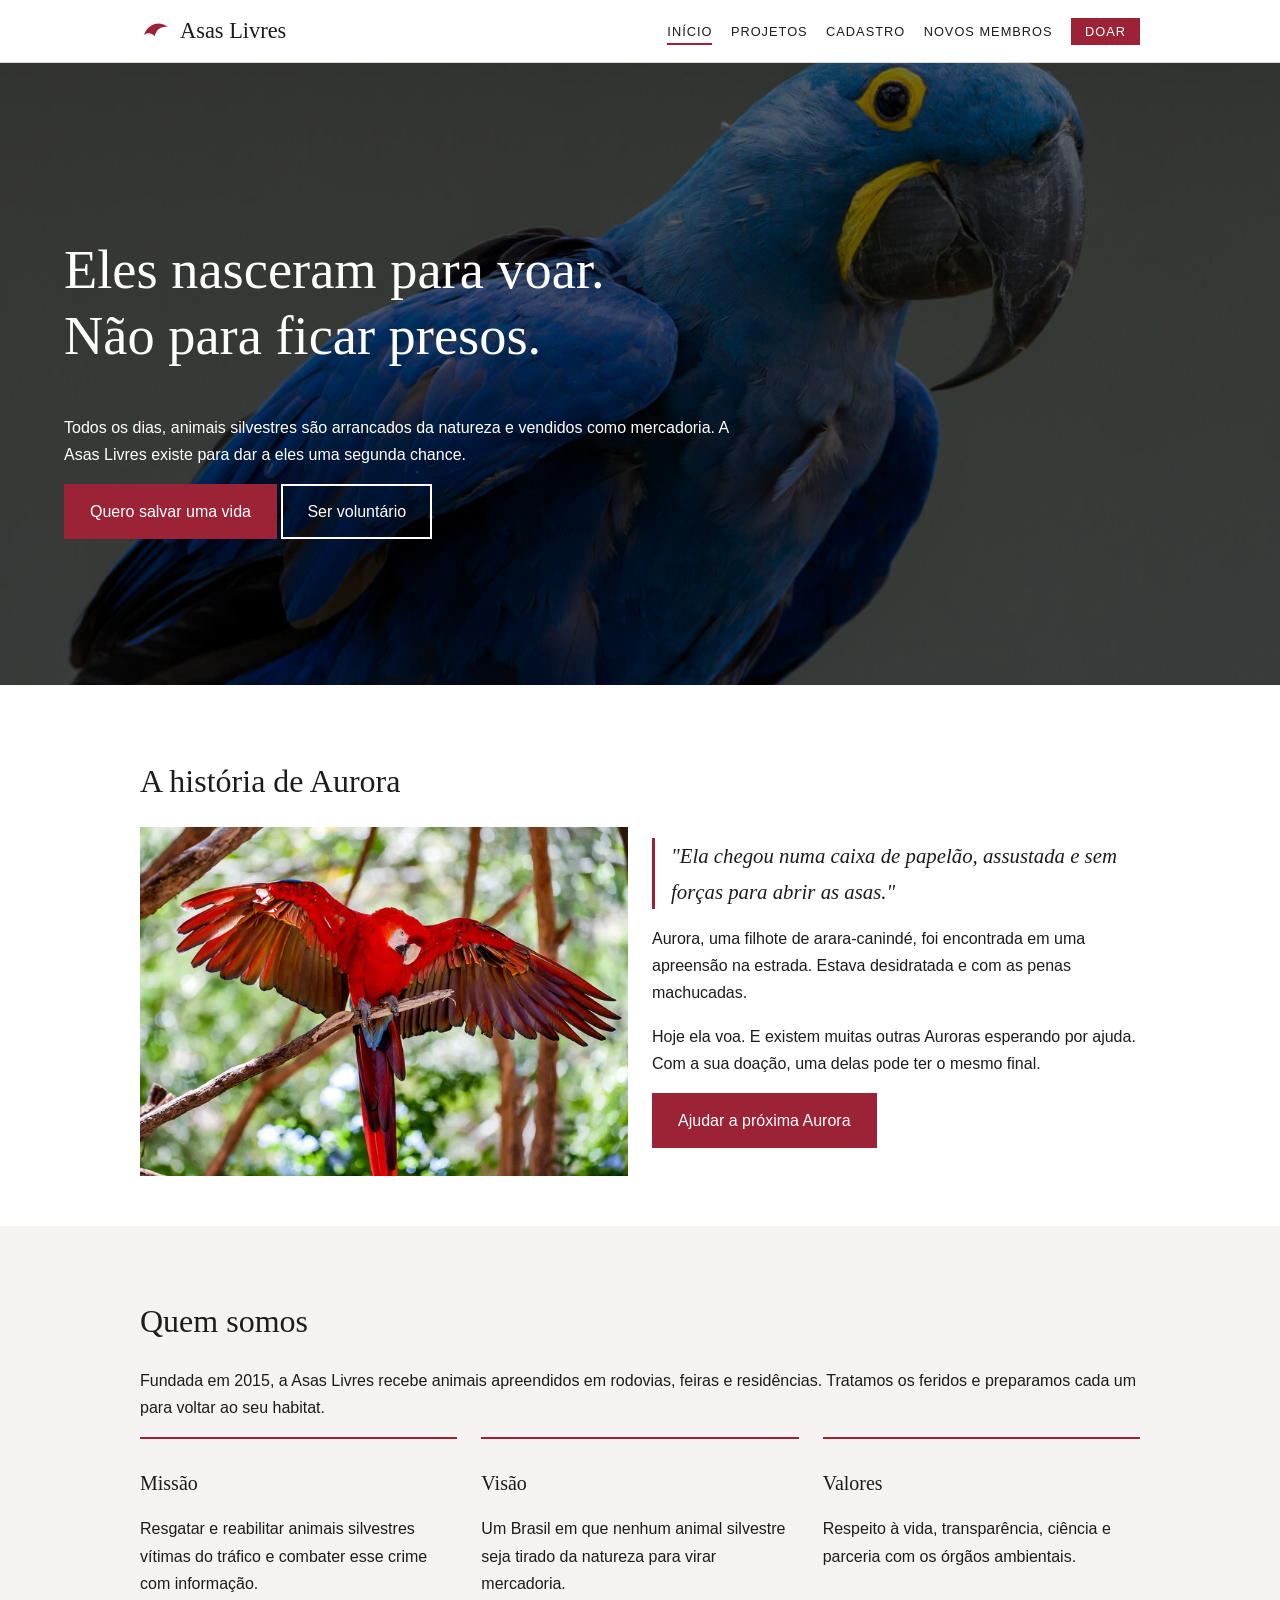
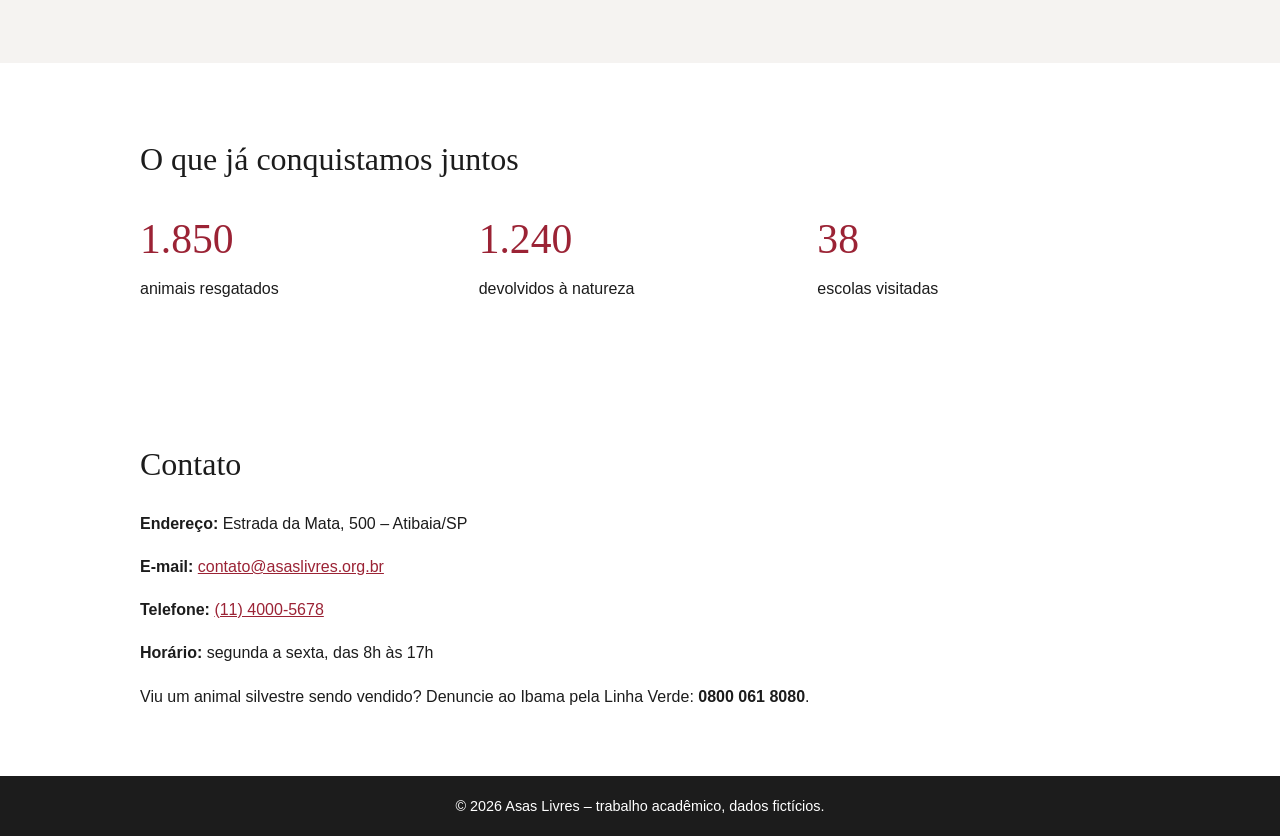
<file: index.html>
<!DOCTYPE html>
<html lang="pt-BR">
<head>
  <meta charset="utf-8">
  <meta name="viewport" content="width=device-width, initial-scale=1">
  <title>Asas Livres – Eles nasceram para voar</title>
  <meta name="description" content="A Asas Livres resgata animais silvestres vítimas do tráfico, cuida deles e os devolve à natureza. Ajude com uma doação.">
  <meta property="og:title" content="Asas Livres – Eles nasceram para voar">
  <meta property="og:image" content="images/hero.jpg">
  <link rel="icon" href="images/logo.svg" type="image/svg+xml">
  <link rel="stylesheet" href="css/estilo.css">
  <script src="js/script.js" defer></script>
</head>
<body>
  <header class="topo">
    <div class="conteudo">
      <a class="logo" href="index.html"><img src="images/logo.svg" alt="" width="32" height="32"> Asas Livres</a>
      <nav aria-label="Menu principal">
        <a href="index.html" aria-current="page">Início</a>
        <a href="projetos.html">Projetos</a>
        <a href="cadastro.html">Cadastro</a>
        <a href="membros.html">Novos membros</a>
        <a class="destaque" href="projetos.html#doar">Doar</a>
      </nav>
    </div>
  </header>

  <main>
    <section class="hero">
      <picture>
        <img src="images/hero.jpg" width="1400" height="700" alt="Arara-vermelha com as asas abertas voando sobre a floresta">
      </picture>
      <div class="conteudo">
        <h1>Eles nasceram para voar.<br>Não para ficar presos.</h1>
        <p>Todos os dias, animais silvestres são arrancados da natureza e vendidos como mercadoria. A Asas Livres existe para dar a eles uma segunda chance.</p>
        <p>
          <a class="botao" href="projetos.html#doar">Quero salvar uma vida</a>
          <a class="botao contorno" href="cadastro.html">Ser voluntário</a>
        </p>
      </div>
    </section>

    <section class="conteudo secao" id="historia">
      <h2>A história de Aurora</h2>
      <div class="duas">
        <picture>
          <img src="images/historia.jpg" width="700" height="500" loading="lazy" alt="Arara-canindé filhote sendo cuidada por uma veterinária">
        </picture>
        <div>
          <blockquote>"Ela chegou numa caixa de papelão, assustada e sem forças para abrir as asas."</blockquote>
          <p>Aurora, uma filhote de arara-canindé, foi encontrada em uma apreensão na estrada. Estava desidratada e com as penas machucadas.</p>
          <p>Hoje ela voa. E existem muitas outras Auroras esperando por ajuda. Com a sua doação, uma delas pode ter o mesmo final.</p>
          <p><a class="botao" href="projetos.html#doar">Ajudar a próxima Aurora</a></p>
        </div>
      </div>
    </section>

    <section class="suave">
      <div class="conteudo secao">
        <h2>Quem somos</h2>
        <p>Fundada em 2015, a Asas Livres recebe animais apreendidos em rodovias, feiras e residências. Tratamos os feridos e preparamos cada um para voltar ao seu habitat.</p>
        <div class="colunas">
          <article>
            <h3>Missão</h3>
            <p>Resgatar e reabilitar animais silvestres vítimas do tráfico e combater esse crime com informação.</p>
          </article>
          <article>
            <h3>Visão</h3>
            <p>Um Brasil em que nenhum animal silvestre seja tirado da natureza para virar mercadoria.</p>
          </article>
          <article>
            <h3>Valores</h3>
            <p>Respeito à vida, transparência, ciência e parceria com os órgãos ambientais.</p>
          </article>
        </div>
      </div>
    </section>

    <section class="conteudo secao">
      <h2>O que já conquistamos juntos</h2>
      <ul class="numeros">
        <li><strong>1.850</strong> animais resgatados</li>
        <li><strong>1.240</strong> devolvidos à natureza</li>
        <li><strong>38</strong> escolas visitadas</li>
      </ul>
    </section>

    <section class="conteudo secao" id="contato">
      <h2>Contato</h2>
      <address>
        <p><strong>Endereço:</strong> Estrada da Mata, 500 – Atibaia/SP</p>
        <p><strong>E-mail:</strong> <a href="mailto:contato@asaslivres.org.br">contato@asaslivres.org.br</a></p>
        <p><strong>Telefone:</strong> <a href="tel:+551140005678">(11) 4000-5678</a></p>
        <p><strong>Horário:</strong> segunda a sexta, das 8h às 17h</p>
      </address>
      <p>Viu um animal silvestre sendo vendido? Denuncie ao Ibama pela Linha Verde: <strong>0800 061 8080</strong>.</p>
    </section>
  </main>

  <footer class="rodape">
    <p>© 2026 Asas Livres – trabalho acadêmico, dados fictícios.</p>
  </footer>
  
</body>
</html>
</file>
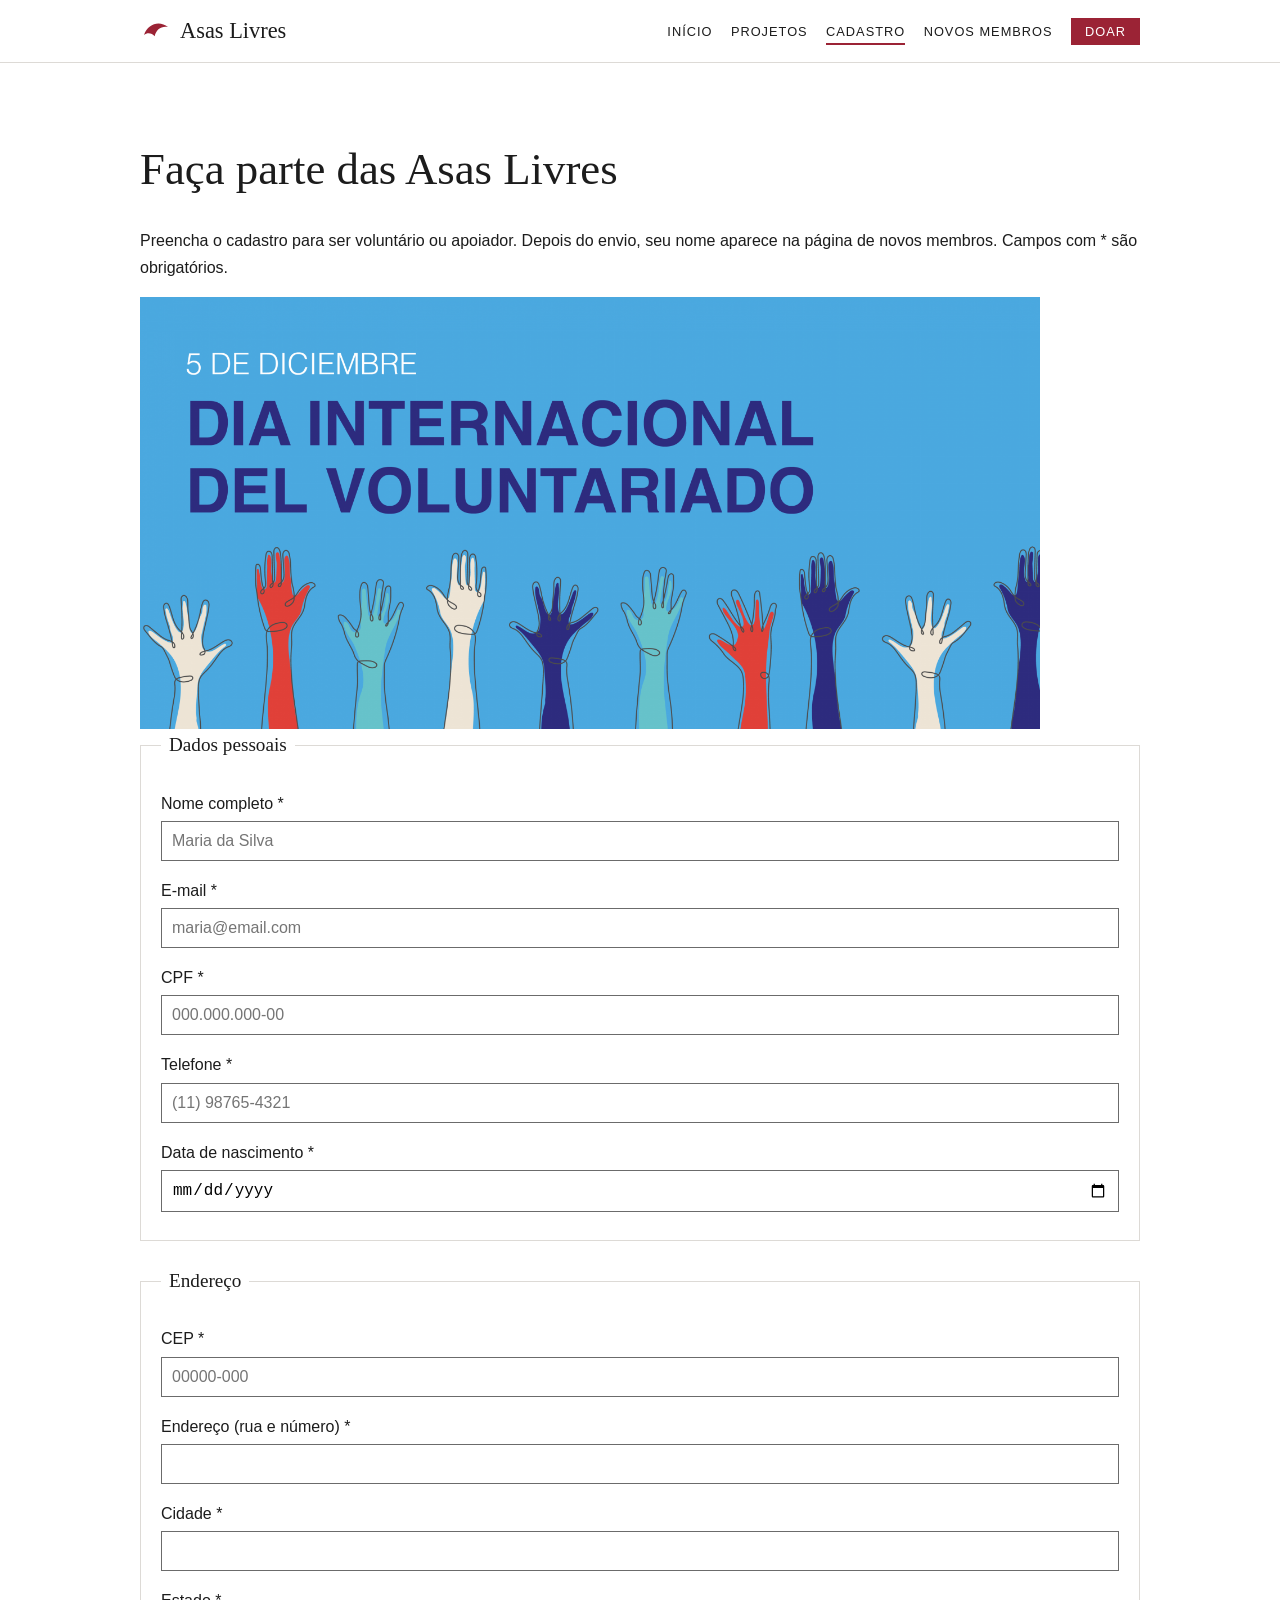
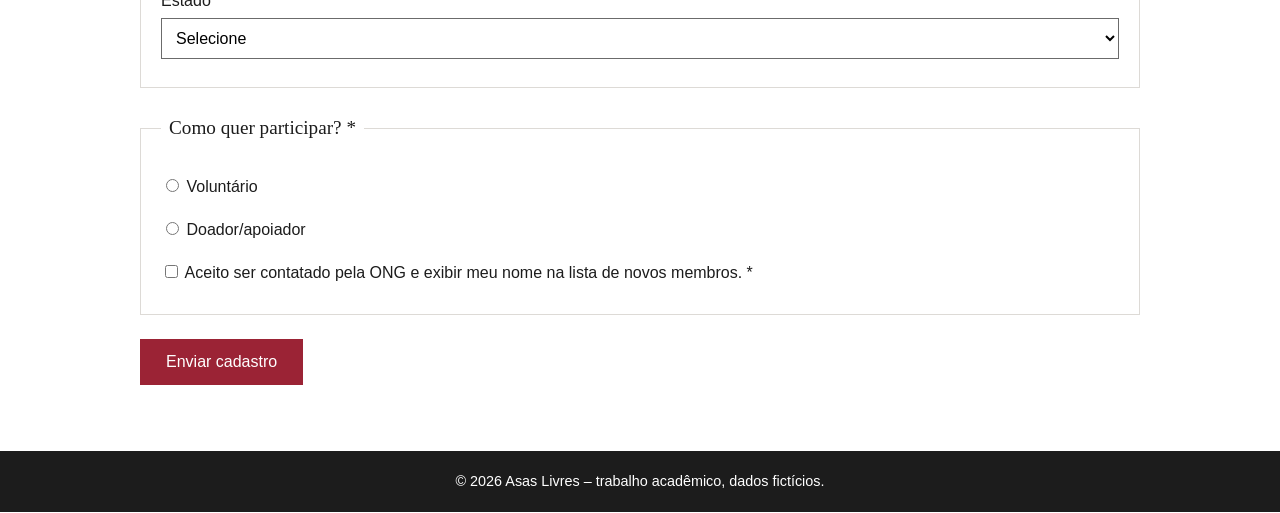
<file: cadastro.html>
<!DOCTYPE html>
<html lang="pt-BR">
<head>
  <meta charset="utf-8">
  <meta name="viewport" content="width=device-width, initial-scale=1">
  <title>Cadastro – Asas Livres</title>
  <meta name="description" content="Cadastre-se como voluntário ou apoiador da Asas Livres e faça parte da luta contra o tráfico de animais.">
  <link rel="icon" href="images/logo.svg" type="image/svg+xml">
  <link rel="stylesheet" href="css/estilo.css">
  <script src="js/script.js" defer></script>
</head>
<body>
  <header class="topo">
    <div class="conteudo">
      <a class="logo" href="index.html"><img src="images/logo.svg" alt="" width="32" height="32"> Asas Livres</a>
      <nav aria-label="Menu principal">
        <a href="index.html">Início</a>
        <a href="projetos.html">Projetos</a>
        <a href="cadastro.html" aria-current="page">Cadastro</a>
        <a href="membros.html">Novos membros</a>
        <a class="destaque" href="projetos.html#doar">Doar</a>
      </nav>
    </div>
  </header>

  <main class="conteudo secao">
    <h1>Faça parte das Asas Livres</h1>
    <p>Preencha o cadastro para ser voluntário ou apoiador. Depois do envio, seu nome aparece na página de novos membros. Campos com * são obrigatórios.</p>
    <picture>
      <img src="images/membros.jpg" width="900" height="400" alt="Voluntários de mãos dadas em frente a um viveiro">
    </picture>

    <form id="formulario" action="#" method="post">
      <fieldset>
        <legend>Dados pessoais</legend>
        <p><label for="nome">Nome completo *</label>
          <input type="text" id="nome" name="nome" required minlength="5" maxlength="100" autocomplete="name" placeholder="Maria da Silva"></p>
        <p><label for="email">E-mail *</label>
          <input type="email" id="email" name="email" required autocomplete="email" placeholder="maria@email.com"></p>
        <p><label for="cpf">CPF *</label>
          <input type="text" id="cpf" name="cpf" required maxlength="14" inputmode="numeric" pattern="\d{3}\.\d{3}\.\d{3}-\d{2}" title="Use o formato 000.000.000-00" placeholder="000.000.000-00" data-mascara="cpf"></p>
        <p><label for="telefone">Telefone *</label>
          <input type="tel" id="telefone" name="telefone" required maxlength="15" inputmode="numeric" pattern="\(\d{2}\) \d{4,5}-\d{4}" title="Use o formato (11) 98765-4321" placeholder="(11) 98765-4321" data-mascara="telefone"></p>
        <p><label for="nascimento">Data de nascimento *</label>
          <input type="date" id="nascimento" name="nascimento" required min="1900-01-01"></p>
      </fieldset>

      <fieldset>
        <legend>Endereço</legend>
        <p><label for="cep">CEP *</label>
          <input type="text" id="cep" name="cep" required maxlength="9" inputmode="numeric" pattern="\d{5}-\d{3}" title="Use o formato 00000-000" placeholder="00000-000" data-mascara="cep"></p>
        <p><label for="endereco">Endereço (rua e número) *</label>
          <input type="text" id="endereco" name="endereco" required maxlength="120" autocomplete="street-address"></p>
        <p><label for="cidade">Cidade *</label>
          <input type="text" id="cidade" name="cidade" required maxlength="60"></p>
        <p><label for="estado">Estado *</label>
          <select id="estado" name="estado" required>
            <option value="">Selecione</option>
            <option>AC</option><option>AL</option><option>AP</option><option>AM</option><option>BA</option><option>CE</option><option>DF</option><option>ES</option><option>GO</option><option>MA</option><option>MT</option><option>MS</option><option>MG</option><option>PA</option><option>PB</option><option>PR</option><option>PE</option><option>PI</option><option>RJ</option><option>RN</option><option>RS</option><option>RO</option><option>RR</option><option>SC</option><option>SP</option><option>SE</option><option>TO</option>
          </select></p>
      </fieldset>

      <fieldset>
        <legend>Como quer participar? *</legend>
        <p><input type="radio" id="voluntario" name="perfil" value="voluntario" required> <label for="voluntario" class="inline">Voluntário</label></p>
        <p><input type="radio" id="apoiador" name="perfil" value="apoiador"> <label for="apoiador" class="inline">Doador/apoiador</label></p>
        <p><input type="checkbox" id="termos" name="termos" required> <label for="termos" class="inline">Aceito ser contatado pela ONG e exibir meu nome na lista de novos membros. *</label></p>
      </fieldset>

      <p><button type="submit" class="botao">Enviar cadastro</button></p>
    </form>
  </main>

  <footer class="rodape">
    <p>© 2026 Asas Livres – trabalho acadêmico, dados fictícios.</p>
  </footer>
</body>
</html>
</file>
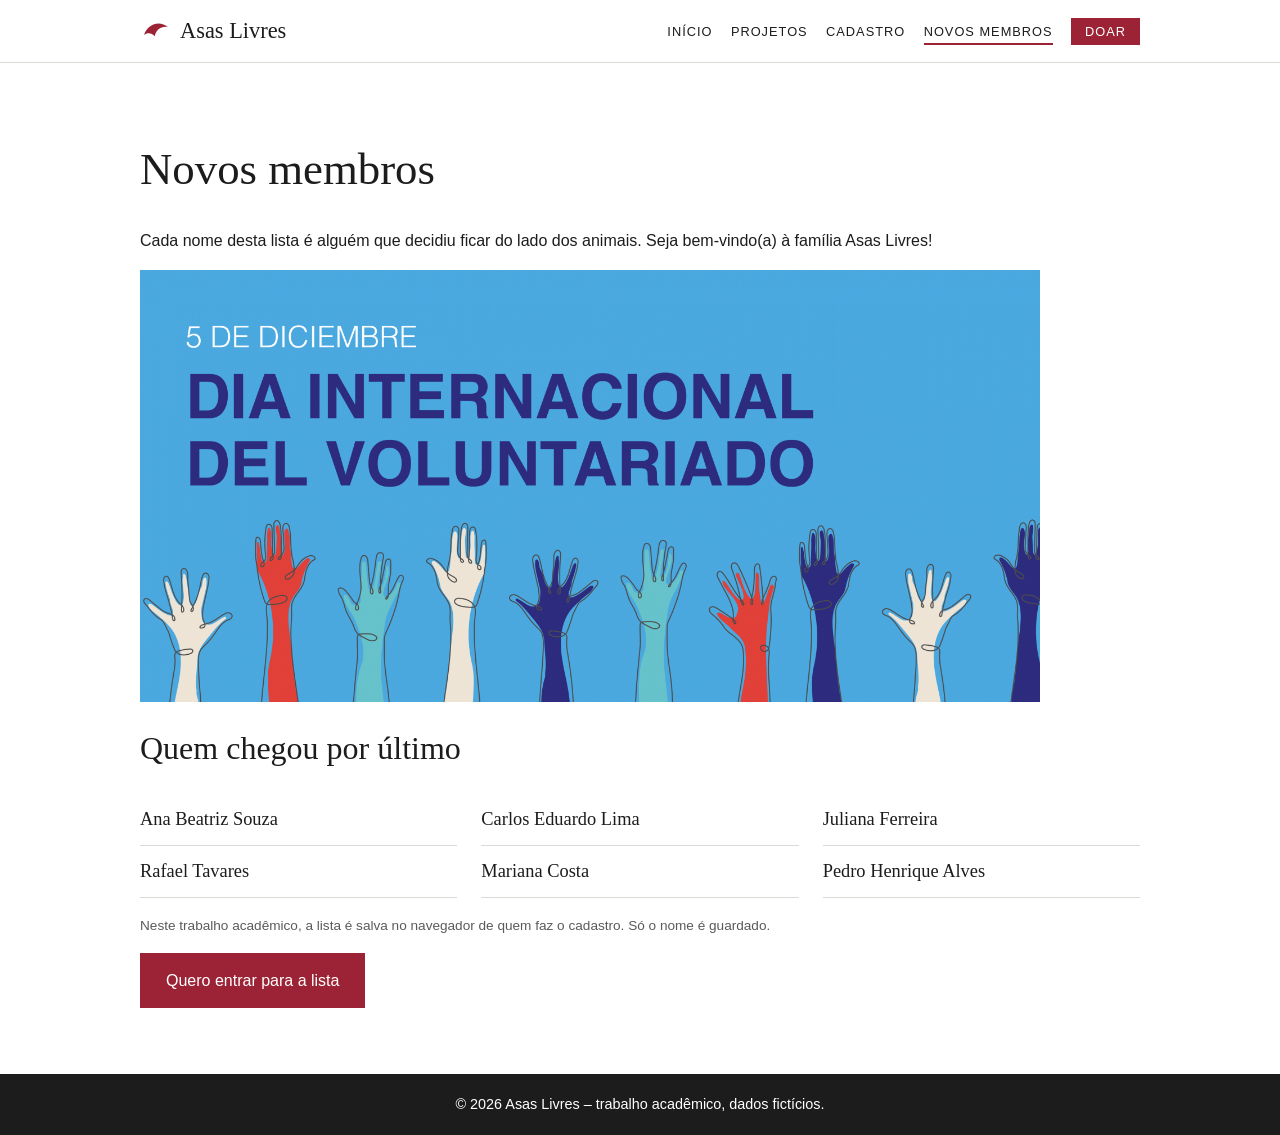
<file: membros.html>
<!DOCTYPE html>
<html lang="pt-BR">
<head>
  <meta charset="utf-8">
  <meta name="viewport" content="width=device-width, initial-scale=1">
  <title>Novos membros – Asas Livres</title>
  <meta name="description" content="Conheça as pessoas que acabaram de se juntar à Asas Livres na luta contra o tráfico de animais silvestres.">
  <link rel="icon" href="images/logo.svg" type="image/svg+xml">
  <link rel="stylesheet" href="css/estilo.css">
  <script src="js/script.js" defer></script>
</head>
<body>
  <header class="topo">
    <div class="conteudo">
      <a class="logo" href="index.html"><img src="images/logo.svg" alt="" width="32" height="32"> Asas Livres</a>
      <nav aria-label="Menu principal">
        <a href="index.html">Início</a>
        <a href="projetos.html">Projetos</a>
        <a href="cadastro.html">Cadastro</a>
        <a href="membros.html" aria-current="page">Novos membros</a>
        <a class="destaque" href="projetos.html#doar">Doar</a>
      </nav>
    </div>
  </header>

  <main class="conteudo secao">
    <h1>Novos membros</h1>
    <p>Cada nome desta lista é alguém que decidiu ficar do lado dos animais. Seja bem-vindo(a) à família Asas Livres!</p>
    <picture>
      <img src="images/membros.jpg" width="900" height="400" loading="lazy" alt="Grupo de voluntários reunido em um mutirão">
    </picture>

    <h2>Quem chegou por último</h2>
    <ul id="lista-membros" class="membros"></ul>
    <p class="aviso">Neste trabalho acadêmico, a lista é salva no navegador de quem faz o cadastro. Só o nome é guardado.</p>

    <p><a class="botao" href="cadastro.html">Quero entrar para a lista</a></p>
  </main>

  <footer class="rodape">
    <p>© 2026 Asas Livres – trabalho acadêmico, dados fictícios.</p>
  </footer>
</body>
</html>
</file>
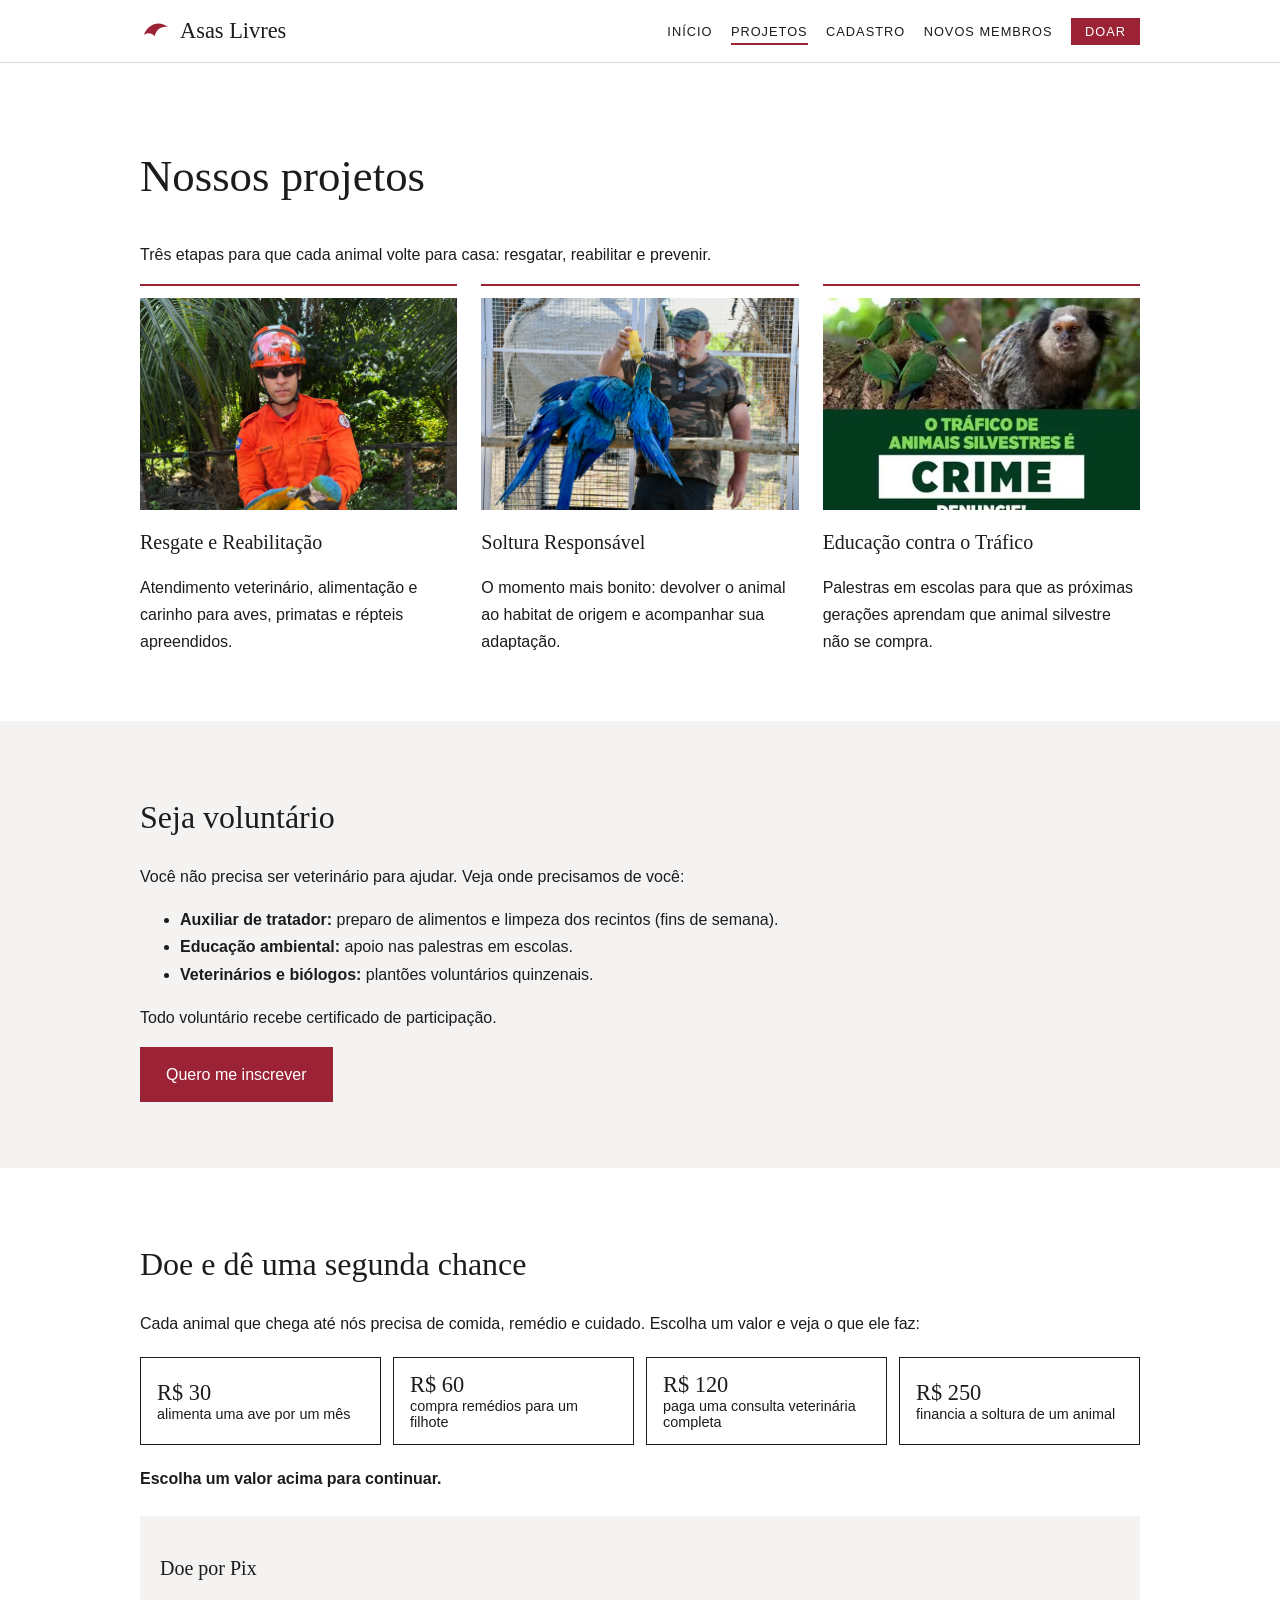
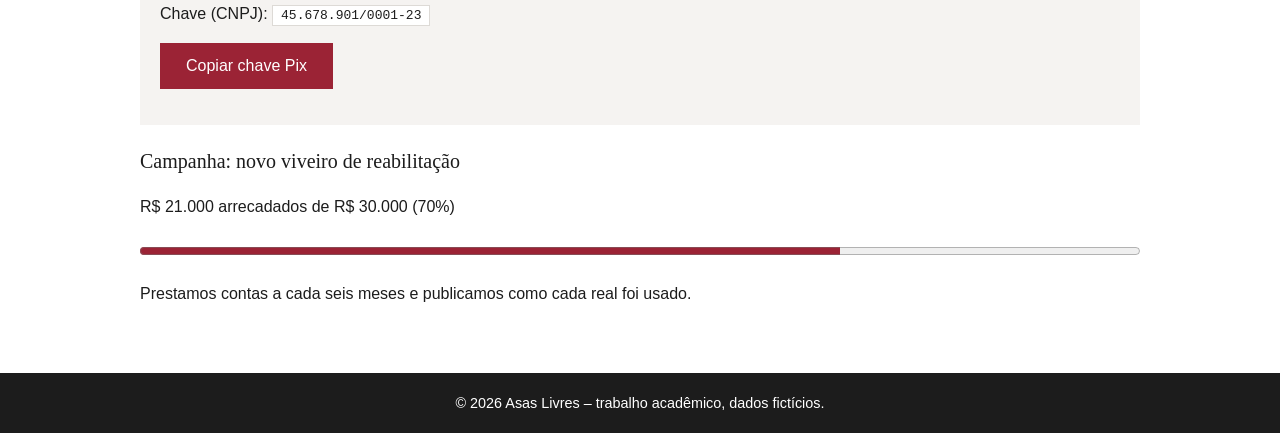
<file: projetos.html>
<!DOCTYPE html>
<html lang="pt-BR">
<head>
  <meta charset="utf-8">
  <meta name="viewport" content="width=device-width, initial-scale=1">
  <title>Projetos, voluntariado e doações – Asas Livres</title>
  <meta name="description" content="Conheça os projetos da Asas Livres, seja voluntário e doe para dar uma segunda chance a animais resgatados do tráfico.">
  <meta property="og:title" content="Doe e salve uma vida – Asas Livres">
  <meta property="og:image" content="images/resgate.jpg">
  <link rel="icon" href="images/logo.svg" type="image/svg+xml">
  <link rel="stylesheet" href="css/estilo.css">
  <script src="js/script.js" defer></script>
</head>
<body>
  <header class="topo">
    <div class="conteudo">
      <a class="logo" href="index.html"><img src="images/logo.svg" alt="" width="32" height="32"> Asas Livres</a>
      <nav aria-label="Menu principal">
        <a href="index.html">Início</a>
        <a href="projetos.html" aria-current="page">Projetos</a>
        <a href="cadastro.html">Cadastro</a>
        <a href="membros.html">Novos membros</a>
        <a class="destaque" href="#doar">Doar</a>
      </nav>
    </div>
  </header>

  <main>
    <section class="conteudo secao">
      <h1>Nossos projetos</h1>
      <p>Três etapas para que cada animal volte para casa: resgatar, reabilitar e prevenir.</p>
      <div class="colunas">
        <article>
          <picture>
            <img src="images/resgate.jpg" width="600" height="400" loading="lazy" alt="">
          </picture>
          <h3>Resgate e Reabilitação</h3>
          <p>Atendimento veterinário, alimentação e carinho para aves, primatas e répteis apreendidos.</p>
        </article>
        <article>
          <picture>
            <img src="images/soltura.jpg" width="600" height="400" loading="lazy" alt="">
          </picture>
          <h3>Soltura Responsável</h3>
          <p>O momento mais bonito: devolver o animal ao habitat de origem e acompanhar sua adaptação.</p>
        </article>
        <article>
          <picture>
            <img src="images/educacao.jpg" width="600" height="400" loading="lazy" alt="">
          </picture>
          <h3>Educação contra o Tráfico</h3>
          <p>Palestras em escolas para que as próximas gerações aprendam que animal silvestre não se compra.</p>
        </article>
      </div>
    </section>

    <section class="suave" id="voluntariado">
      <div class="conteudo secao">
        <h2>Seja voluntário</h2>
        <p>Você não precisa ser veterinário para ajudar. Veja onde precisamos de você:</p>
        <ul>
          <li><strong>Auxiliar de tratador:</strong> preparo de alimentos e limpeza dos recintos (fins de semana).</li>
          <li><strong>Educação ambiental:</strong> apoio nas palestras em escolas.</li>
          <li><strong>Veterinários e biólogos:</strong> plantões voluntários quinzenais.</li>
        </ul>
        <p>Todo voluntário recebe certificado de participação.</p>
        <p><a class="botao" href="cadastro.html">Quero me inscrever</a></p>
      </div>
    </section>

    <section class="conteudo secao" id="doar">
      <h2>Doe e dê uma segunda chance</h2>
      <p>Cada animal que chega até nós precisa de comida, remédio e cuidado. Escolha um valor e veja o que ele faz:</p>

      <div class="valores">
        <button type="button" class="valor" data-valor="30" aria-pressed="false">R$ 30 <span>alimenta uma ave por um mês</span></button>
        <button type="button" class="valor" data-valor="60" aria-pressed="false">R$ 60 <span>compra remédios para um filhote</span></button>
        <button type="button" class="valor" data-valor="120" aria-pressed="false">R$ 120 <span>paga uma consulta veterinária completa</span></button>
        <button type="button" class="valor" data-valor="250" aria-pressed="false">R$ 250 <span>financia a soltura de um animal</span></button>
      </div>
      <p id="texto-doacao" role="status">Escolha um valor acima para continuar.</p>

      <div class="caixa">
        <h3>Doe por Pix</h3>
        <p>Chave (CNPJ): <code id="pix">45.678.901/0001-23</code></p>
        <p><button type="button" id="copiar" class="botao">Copiar chave Pix</button> <span id="aviso" role="status"></span></p>
      </div>

      <h3>Campanha: novo viveiro de reabilitação</h3>
      <p><label for="meta">R$ 21.000 arrecadados de R$ 30.000 (70%)</label></p>
      <progress id="meta" value="70" max="100">70%</progress>
      <p>Prestamos contas a cada seis meses e publicamos como cada real foi usado.</p>
    </section>
  </main>

  <footer class="rodape">
    <p>© 2026 Asas Livres – trabalho acadêmico, dados fictícios.</p>
  </footer>
</body>
</html>
</file>
<file: css/estilo.css>
/* ===== Cores e configurações gerais (mobile-first) ===== */
:root {
  --texto: #1c1c1c;
  --suave: #f5f3f1;
  --destaque: #9b2335;
  --destaque-escuro: #6f1626;
  --linha: #dddad6;
}

* {
  box-sizing: border-box;
}

body {
  margin: 0;
  font-family: Arial, Helvetica, sans-serif;
  line-height: 1.7;
  color: var(--texto);
  background: #ffffff;
  overflow-x: hidden;          /* esconde qualquer rolagem lateral */
  overflow-wrap: break-word;   /* quebra palavras muito longas */
}

/* Itens das grades podem encolher em vez de empurrar a página */
.colunas > *,
.duas > *,
.valores > *,
.membros > * {
  min-width: 0;
}

button {
  max-width: 100%;
}

img {
  max-width: 100%;
  height: auto;
  display: block;
}

a {
  color: var(--destaque);
}

h1, h2, h3 {
  font-family: Georgia, "Times New Roman", serif;
  font-weight: normal;
  line-height: 1.2;
}

h1 { font-size: 2.2rem; }
h2 { font-size: 1.7rem; }
h3 { font-size: 1.25rem; }

/* Foco visível para quem usa o teclado */
a:focus, button:focus, input:focus, select:focus {
  outline: 3px solid var(--destaque);
  outline-offset: 3px;
}

.conteudo {
  width: 90%;
  max-width: 1000px;
  margin: 0 auto;
}

.secao {
  padding: 50px 0;
}

.suave {
  background: var(--suave);
}

.aviso {
  font-size: 0.85rem;
  color: #5a5a5a;
}

/* ===== Cabeçalho ===== */
.topo {
  border-bottom: 1px solid var(--linha);
  padding: 12px 0;
}

.topo .conteudo {
  display: flex;
  flex-wrap: wrap;
  align-items: center;
  justify-content: space-between;
  gap: 8px 20px;
}

.logo {
  display: flex;
  align-items: center;
  gap: 8px;
  font-family: Georgia, serif;
  font-size: 1.4rem;
  color: var(--texto);
  text-decoration: none;
}

nav a {
  color: var(--texto);
  text-decoration: none;
  font-size: 0.8rem;
  letter-spacing: 1px;
  text-transform: uppercase;
  margin-right: 14px;
  padding: 4px 0;
}

nav a:hover,
nav a[aria-current="page"] {
  border-bottom: 2px solid var(--destaque);
}

nav a.destaque {
  background: var(--destaque);
  color: #ffffff;
  padding: 6px 14px;
  margin-right: 0;
  border-bottom: none;
}

/* ===== Banner inicial ===== */
.hero {
  position: relative;
  color: #ffffff;
  padding: 80px 0;
}

.hero img {
  position: absolute;
  top: 0;
  left: 0;
  width: 100%;
  height: 100%;
  object-fit: cover;
}

/* Camada escura para o texto ficar legível */
.hero::after {
  content: "";
  position: absolute;
  top: 0;
  left: 0;
  width: 100%;
  height: 100%;
  background: rgba(0, 0, 0, 0.55);
}

.hero .conteudo {
  position: relative;
  z-index: 1;
  max-width: 700px;
  margin-left: 5%;
}

.hero h1 {
  font-size: 2.4rem;
}

/* ===== Botões ===== */
.botao {
  display: inline-block;
  background: var(--destaque);
  color: #ffffff;
  font-size: 1rem;
  text-decoration: none;
  padding: 12px 24px;
  border: 2px solid var(--destaque);
  cursor: pointer;
}

.botao:hover {
  background: var(--destaque-escuro);
  border-color: var(--destaque-escuro);
}

.botao.contorno {
  background: transparent;
  border-color: #ffffff;
}

.botao.contorno:hover {
  background: #ffffff;
  color: var(--texto);
}

/* ===== Textos e blocos ===== */
.duas,
.colunas {
  display: grid;
  gap: 24px;
}

blockquote {
  margin: 0 0 16px;
  padding-left: 16px;
  border-left: 3px solid var(--destaque);
  font-family: Georgia, serif;
  font-style: italic;
  font-size: 1.3rem;
}

.colunas article {
  border-top: 2px solid var(--destaque);
  padding-top: 12px;
}

/* Imagens com tamanho padronizado: a foto é cortada para caber (object-fit) */
.colunas img {
  width: 100%;
  aspect-ratio: 3 / 2;
  object-fit: cover;
  object-position: center top;
}

.duas img {
  width: 100%;
  aspect-ratio: 7 / 5;
  object-fit: cover;
}

main > img {
  width: 100%;
  aspect-ratio: 9 / 4;
  object-fit: cover;
}

.numeros {
  list-style: none;
  padding: 0;
  display: grid;
  gap: 16px;
}

.numeros strong {
  display: block;
  font-family: Georgia, serif;
  font-size: 2.6rem;
  font-weight: normal;
  color: var(--destaque);
}

address {
  font-style: normal;
}

/* ===== Doação ===== */
.valores {
  display: grid;
  gap: 12px;
  margin: 20px 0;
}

.valor {
  text-align: left;
  font-family: Georgia, serif;
  font-size: 1.4rem;
  padding: 14px 16px;
  background: #ffffff;
  color: var(--texto);
  border: 1px solid var(--texto);
  cursor: pointer;
}

.valor span {
  display: block;
  font-family: Arial, sans-serif;
  font-size: 0.9rem;
}

.valor:hover {
  border-color: var(--destaque);
}

.valor[aria-pressed="true"] {
  background: var(--destaque);
  border-color: var(--destaque);
  color: #ffffff;
}

#texto-doacao {
  font-weight: bold;
}

.caixa {
  background: var(--suave);
  padding: 20px;
  margin: 24px 0;
}

progress {
  width: 100%;
  height: 16px;
  accent-color: var(--destaque);
}

code {
  background: #ffffff;
  padding: 2px 8px;
  border: 1px solid var(--linha);
}

/* ===== Formulário ===== */
fieldset {
  border: 1px solid var(--linha);
  margin: 0 0 24px;
  padding: 12px 20px;
}

legend {
  font-family: Georgia, serif;
  font-size: 1.2rem;
  padding: 0 8px;
}

label {
  display: block;
  margin-bottom: 4px;
}

label.inline {
  display: inline;
}

input[type="text"],
input[type="email"],
input[type="tel"],
input[type="date"],
select {
  width: 100%;
  padding: 10px;
  font-size: 1rem;
  border: 1px solid #6b6b6b;
  background: #ffffff;
}

input:user-invalid,
select:user-invalid {
  border-color: #b00020;
  background: #fff5f6;
}

/* ===== Lista de novos membros ===== */
.membros {
  list-style: none;
  padding: 0;
  display: grid;
  gap: 0 24px;
}

.membros li {
  padding: 10px 0;
  border-bottom: 1px solid var(--linha);
  font-family: Georgia, serif;
  font-size: 1.15rem;
}

/* ===== Rodapé ===== */
.rodape {
  background: var(--texto);
  color: #ffffff;
  text-align: center;
  padding: 18px 0;
}

.rodape p {
  margin: 0;
  font-size: 0.9rem;
}

/* ===== Tablet ===== */
@media (min-width: 700px) {
  h1 { font-size: 2.8rem; }
  h2 { font-size: 2rem; }
  .hero h1 { font-size: 3.4rem; }
  .duas { grid-template-columns: 1fr 1fr; align-items: center; }
  .colunas { grid-template-columns: repeat(3, 1fr); }
  .numeros { grid-template-columns: repeat(3, 1fr); }
  .valores { grid-template-columns: repeat(2, 1fr); }
  .membros { grid-template-columns: repeat(2, 1fr); }
}

/* ===== Desktop ===== */
@media (min-width: 1000px) {
  .hero { padding: 130px 0; }
  .valores { grid-template-columns: repeat(4, 1fr); }
  .membros { grid-template-columns: repeat(3, 1fr); }
}
</file>
